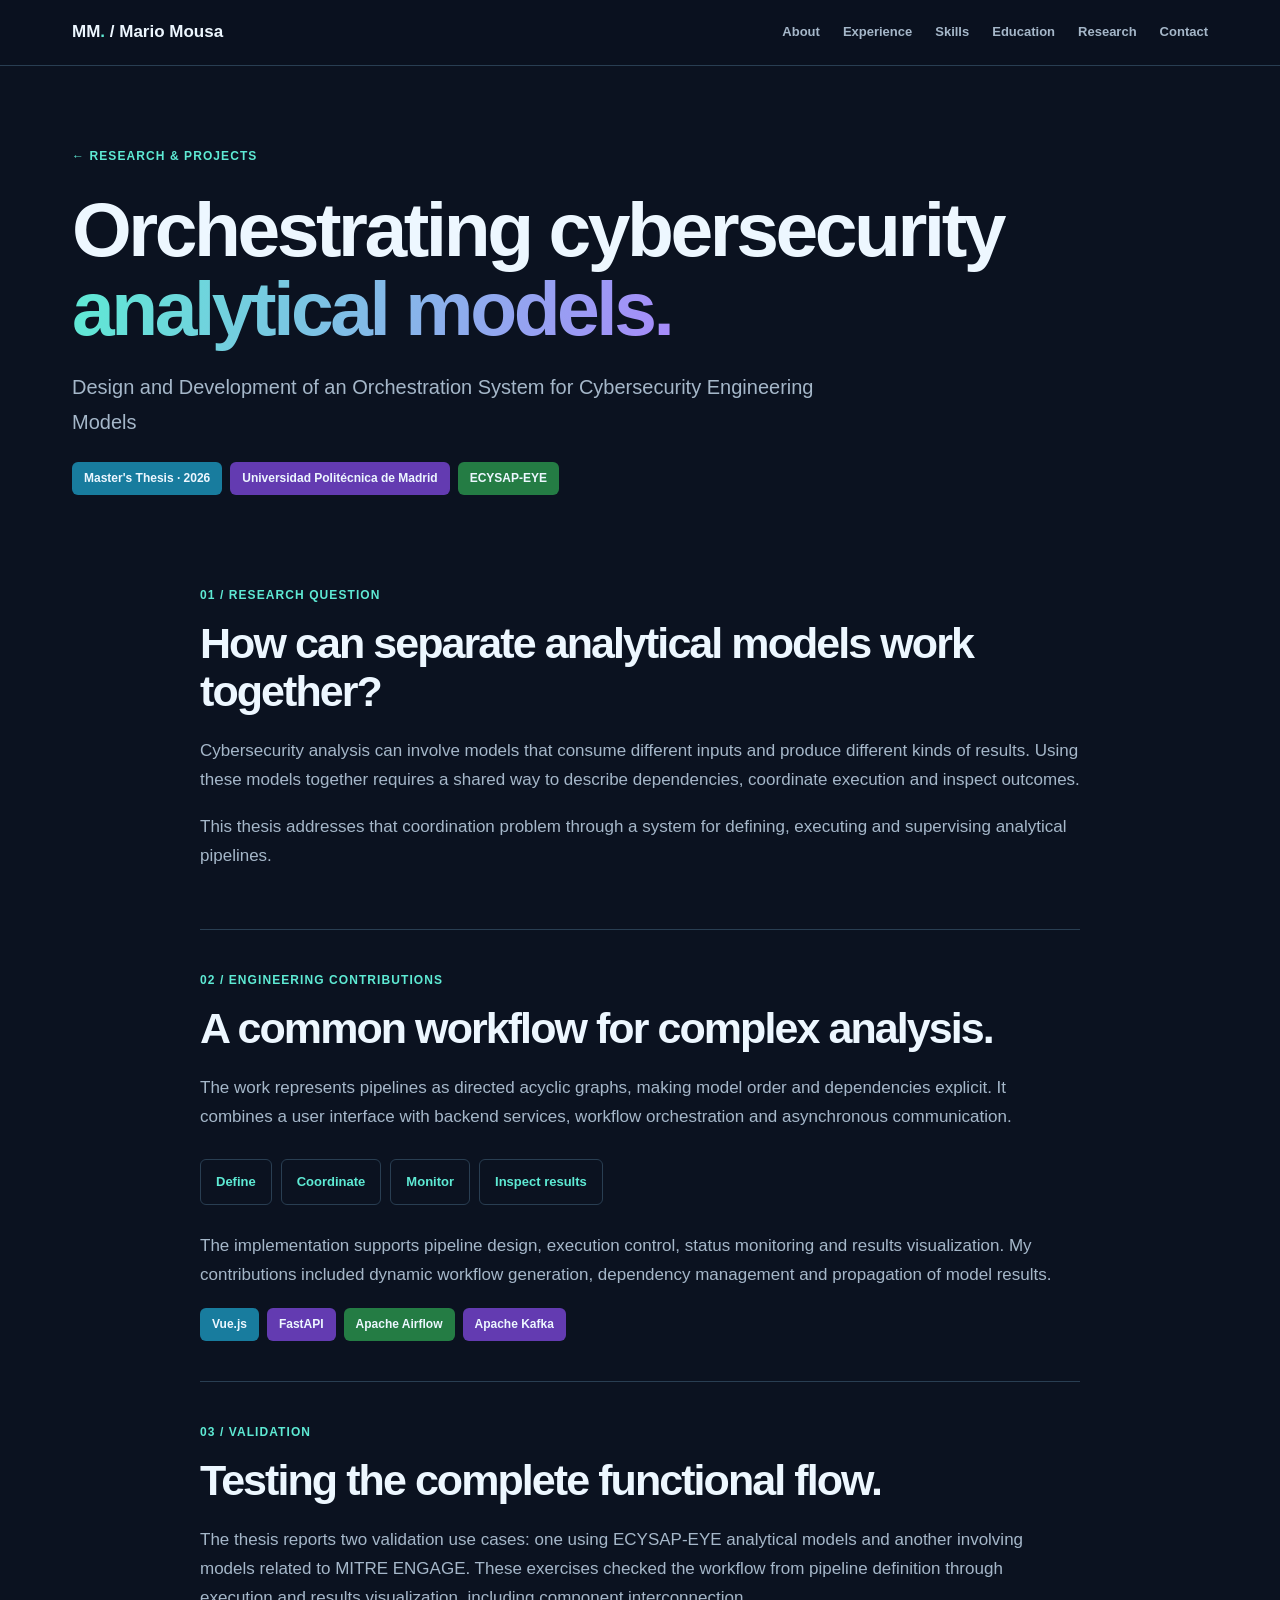
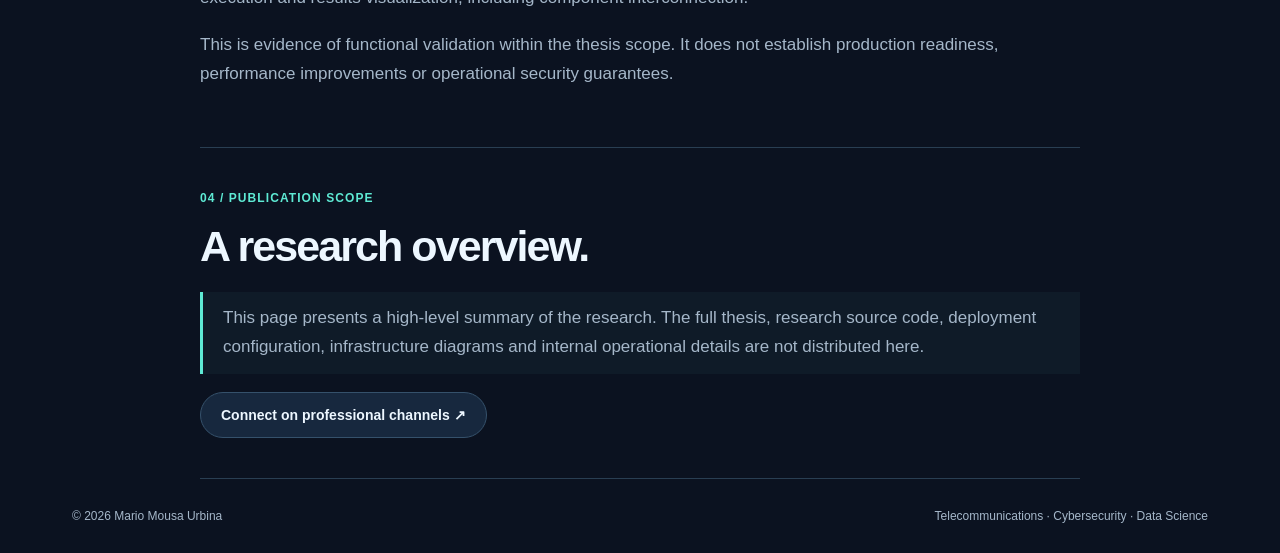
<file: thesis.html>
<!doctype html><html lang="en"><head><meta charset="utf-8"><meta name="viewport" content="width=device-width,initial-scale=1"><meta name="description" content="A high-level overview of research into orchestration of cybersecurity analytical models, contributions and functional validation."><meta name="color-scheme" content="dark"><title>Master's Thesis | Mario Mousa Urbina</title><link rel="stylesheet" href="styles.css"><link rel="icon" href="favicon.svg" type="image/svg+xml"></head><body><a class="skip" href="#main">Skip to content</a><header><div class="nav"><a class="brand" href="index.html" aria-label="Mario Mousa home">MM<span>.</span> / Mario Mousa</a><nav aria-label="Main navigation"><a href="index.html#about">About</a><a href="index.html#experience">Experience</a><a href="index.html#skills">Skills</a><a href="index.html#education">Education</a><a href="index.html#research">Research</a><a href="index.html#contact">Contact</a></nav></div></header><main id="main"><div class="thesis-hero"><a class="label" href="index.html#research">← Research & projects</a><h1>Orchestrating cybersecurity <em>analytical models.</em></h1><p class="lede">Design and Development of an Orchestration System for Cybersecurity Engineering Models</p><div class="tags"><span>Master's Thesis · 2026</span><span>Universidad Politécnica de Madrid</span><span>ECYSAP-EYE</span></div></div><div class="prose"><section><div class="label">01 / Research question</div><h2>How can separate analytical models work together?</h2><p>Cybersecurity analysis can involve models that consume different inputs and produce different kinds of results. Using these models together requires a shared way to describe dependencies, coordinate execution and inspect outcomes.</p><p>This thesis addresses that coordination problem through a system for defining, executing and supervising analytical pipelines.</p></section><section><div class="label">02 / Engineering contributions</div><h2>A common workflow for complex analysis.</h2><p>The work represents pipelines as directed acyclic graphs, making model order and dependencies explicit. It combines a user interface with backend services, workflow orchestration and asynchronous communication.</p><div class="process" aria-label="Conceptual workflow, not deployment architecture"><span>Define</span><span>Coordinate</span><span>Monitor</span><span>Inspect results</span></div><p>The implementation supports pipeline design, execution control, status monitoring and results visualization. My contributions included dynamic workflow generation, dependency management and propagation of model results.</p><div class="tags"><span>Vue.js</span><span>FastAPI</span><span>Apache Airflow</span><span>Apache Kafka</span></div></section><section><div class="label">03 / Validation</div><h2>Testing the complete functional flow.</h2><p>The thesis reports two validation use cases: one using ECYSAP-EYE analytical models and another involving models related to MITRE ENGAGE. These exercises checked the workflow from pipeline definition through execution and results visualization, including component interconnection.</p><p class="muted">This is evidence of functional validation within the thesis scope. It does not establish production readiness, performance improvements or operational security guarantees.</p></section><section><div class="label">04 / Publication scope</div><h2>A research overview.</h2><p class="notice">This page presents a high-level summary of the research. The full thesis, research source code, deployment configuration, infrastructure diagrams and internal operational details are not distributed here.</p><a class="button" href="index.html#contact">Connect on professional channels ↗</a></section></div></main><footer><span>© 2026 Mario Mousa Urbina</span><span>Telecommunications · Cybersecurity · Data Science</span></footer></body></html>
</file>
<file: styles.css>
/* ==========================================
   MARIO MOUSA — PORTFOLIO
   Telecommunications / Cybersecurity / Data
   ========================================== */

/* COLORS AND TYPOGRAPHY */

:root {
  --bg: #0b1220;
  --panel: #111d30;
  --panel-alt: #142238;
  --ink: #edf7ff;
  --muted: #a5b7c9;
  --line: #293e52;
  --accent: #5eead4;
  --accent2: #a78bfa;
  --nav: #0b1220ed;

  --font-heading: "Space Grotesk", sans-serif;
  --font-body: "DM Sans", sans-serif;
}

* {
  box-sizing: border-box;
}

html {
  scroll-behavior: smooth;
  scroll-padding-top: 95px;
}

body {
  margin: 0;
  background: var(--bg);
  color: var(--ink);
  font-family: var(--font-body);
  font-size: 16px;
  font-weight: 500;
  line-height: 1.7;
  -webkit-font-smoothing: antialiased;
}

a {
  color: inherit;
  text-decoration: none;
}

a:focus-visible {
  outline: 2px solid var(--accent);
  outline-offset: 5px;
}

a:hover {
  color: var(--accent);
}

p {
  margin: 0 0 18px;
}

h1,
h2,
h3 {
  font-family: var(--font-heading);
  letter-spacing: -0.045em;
}

h1 {
  font-size: clamp(52px, 6.3vw, 88px);
  font-weight: 700;
  line-height: 1.03;
  margin: 18px 0 22px;
}

h2 {
  font-size: clamp(34px, 4.3vw, 55px);
  font-weight: 700;
  line-height: 1.12;
  margin: 0;
}

h3 {
  font-size: clamp(23px, 2.5vw, 32px);
  font-weight: 700;
  line-height: 1.16;
  margin: 0 0 12px;
}

.accent-text {
  color: var(--accent);
}

.muted {
  color: var(--muted);
}

.label,
.eyebrow,
.date,
.experience-number {
  font-family: var(--font-heading);
  font-weight: 700;
  letter-spacing: 0.09em;
}

.label,
.eyebrow,
.experience-number {
  color: var(--accent);
  font-size: 12px;
  text-transform: uppercase;
}

.date {
  color: var(--muted);
  font-size: 12px;
  margin-top: 12px;
}

/* ACCESSIBILITY */

.skip {
  position: absolute;
  left: 20px;
  top: -100px;
  z-index: 100;
  background: var(--bg);
  padding: 10px;
}

.skip:focus {
  top: 10px;
}

/* NAVIGATION */

header {
  position: sticky;
  top: 0;
  z-index: 20;
  background: var(--nav);
  border-bottom: 1px solid var(--line);
  backdrop-filter: blur(18px);
}

.nav {
  max-width: 1200px;
  margin: auto;
  padding: 18px 32px;
  display: flex;
  align-items: center;
  justify-content: space-between;
  gap: 28px;
}

.brand {
  font-family: var(--font-heading);
  font-size: 17px;
  font-weight: 700;
  white-space: nowrap;
}

.brand span {
  color: var(--accent);
}

nav {
  display: flex;
  flex-wrap: wrap;
  gap: 12px 23px;
}

nav a {
  color: var(--muted);
  font-size: 13px;
  font-weight: 700;
  transition: color 0.2s ease;
}

nav a:hover {
  color: var(--accent);
}

/* MAIN LAYOUT */

main {
  max-width: 1200px;
  margin: auto;
  padding: 0 32px;
}

section {
  padding: 65px 0;
  border-bottom: 1px solid var(--line);
  scroll-margin-top: 95px;
}

.section-head {
  display: grid;
  grid-template-columns: 195px minmax(0, 1fr);
  gap: 26px;
  align-items: start;
  margin-bottom: 32px;
}

/* HERO */

.hero {
  display: grid;
  grid-template-columns: minmax(0, 1.4fr) minmax(0, 0.85fr);
  gap: 48px;
  align-items: center;
  padding: 86px 0 75px;
}

.hero .eyebrow {
  display: inline-block;
  padding: 7px 12px;
  border: 1px solid #5eead455;
  border-radius: 999px;
  background: #5eead411;
}

.hero h1 em,
.thesis-hero h1 em {
  font-style: normal;
  background: linear-gradient(
    105deg,
    var(--accent),
    var(--accent2)
  );
  background-clip: text;
  -webkit-background-clip: text;
  color: transparent;
}

.hero-subtitle {
  font-family: var(--font-heading);
  font-size: clamp(18px, 2vw, 23px);
  font-weight: 700;
  color: var(--ink);
  margin-bottom: 15px;
}

.lede {
  color: var(--muted);
  font-size: 17px;
  font-weight: 500;
  line-height: 1.75;
  max-width: 620px;
}

.actions,
.contact-links {
  display: flex;
  flex-wrap: wrap;
  gap: 12px;
  margin-top: 26px;
}

/* BUTTONS */

.button {
  display: inline-flex;
  align-items: center;
  justify-content: center;
  gap: 8px;
  padding: 13px 20px;

  border: 1px solid #35516b;
  border-radius: 999px;
  background: #17283e;

  font-family: var(--font-heading);
  font-weight: 700;
  font-size: 14px;
  line-height: 1.3;

  transition:
    transform 0.2s ease,
    background 0.2s ease,
    border-color 0.2s ease,
    box-shadow 0.2s ease;
}

.button:hover {
  transform: translateY(-3px);
  border-color: var(--accent);
  color: var(--accent);
  box-shadow: 0 10px 24px #00000055;
}

.button.primary {
  color: #07131c;
  background: var(--accent);
  border-color: var(--accent);
}

.button.primary:hover {
  color: #07131c;
  background: #99f6e4;
  box-shadow: 0 8px 30px #5eead433;
}

/* HERO ILLUSTRATION */

.signal {
  position: relative;
  aspect-ratio: 1;
  width: 100%;
  display: flex;
  justify-content: center;
  align-items: center;
  border: 1px solid var(--line);
  border-radius: 50%;
  background: radial-gradient(
    circle at center,
    #164e63 0,
    transparent 68%
  );
}

.signal svg {
  width: 100%;
  height: 100%;
}

.signal .caption {
  position: absolute;
  bottom: 10%;
  color: var(--muted);
  font-family: monospace;
  font-size: 10px;
  letter-spacing: 0.1em;
}

/* SPECIALIZATION STRIP */

.strip {
  display: flex;
  justify-content: space-between;
  flex-wrap: wrap;
  gap: 12px 24px;
  padding: 20px 0;
  border-top: 1px solid var(--line);
  border-bottom: 1px solid var(--line);
  color: var(--muted);
  font-family: var(--font-heading);
  font-weight: 700;
  font-size: 11px;
  letter-spacing: 0.05em;
}

/* ABOUT */

.about-copy {
  max-width: 850px;
  font-size: clamp(19px, 2.3vw, 24px);
  font-weight: 600;
  line-height: 1.55;
  margin-bottom: 20px;
}

#about .muted {
  max-width: 850px;
}

/* EXPERIENCE */

.experience-list {
  display: grid;
  gap: 18px;
}

.experience-card {
  display: grid;
  grid-template-columns: minmax(0, 0.75fr) minmax(0, 1.35fr);
  gap: 42px;
  padding: 35px;
  background: linear-gradient(
    135deg,
    #16263c,
    #101a2b
  );
  border: 1px solid var(--line);
  border-radius: 15px;
  transition:
    transform 0.2s ease,
    border-color 0.2s ease,
    box-shadow 0.2s ease;
}

.experience-card:hover {
  transform: translateY(-3px);
  border-color: #5eead47a;
  box-shadow: 0 14px 35px #00000033;
}

.experience-heading,
.experience-content {
  min-width: 0;
}

.experience-heading h3 {
  font-size: clamp(30px, 3.4vw, 43px);
  font-weight: 700;
  margin: 12px 0;
}

.experience-heading p {
  color: var(--ink);
  font-size: 15px;
  font-weight: 700;
}

.experience-intro {
  color: var(--ink);
  font-size: 19px;
  font-weight: 700;
  line-height: 1.5;
  margin-bottom: 17px;
}

.experience-content ul {
  padding-left: 20px;
  margin: 0;
  color: var(--muted);
  font-size: 15px;
  line-height: 1.75;
}

.experience-content li + li {
  margin-top: 8px;
}

/* SKILLS GRID */

.grid {
  display: grid;
  grid-template-columns: repeat(3, minmax(0, 1fr));
  gap: 18px;
}

.card {
  min-width: 0;
  padding: 27px;
  border: 1px solid var(--line);
  border-radius: 14px;
  background: linear-gradient(
    145deg,
    #16263c,
    #101929
  );

  transition:
    transform 0.2s ease,
    border-color 0.2s ease;
}

.card:hover {
  transform: translateY(-4px);
  border-color: #5eead477;
}

.card .label {
  margin-bottom: 19px;
}

.card h3 {
  font-size: 25px;
  margin-bottom: 14px;
}

.card p {
  font-size: 15px;
  color: var(--muted);
  line-height: 1.65;
}

/* SHIELDS.IO BADGES */

.skill-badges {
  display: flex;
  flex-wrap: wrap;
  align-items: center;
  align-content: flex-start;
  gap: 8px;
  margin-top: 19px;
  min-width: 0;
}

.skill-badges img {
  display: block;
  width: auto;
  height: 25px;
  max-width: 100%;
  object-fit: contain;
  border-radius: 4px;

  transition:
    transform 0.2s ease,
    filter 0.2s ease;
}

.skill-badges img:hover {
  transform: translateY(-3px);
  filter: brightness(1.12);
}

.project-badges {
  margin-top: 23px;
}

.project-badges img {
  height: 27px;
}

/* EDUCATION */

.education-list {
  display: grid;
  gap: 12px;
}

.education-item {
  display: grid;
  grid-template-columns: 195px minmax(0, 1fr);
  gap: 26px;
  align-items: center;
  padding: 24px 27px;
  border: 1px solid var(--line);
  border-radius: 12px;
  background: #101b2c;
}

.education-item h3 {
  font-size: 24px;
  margin-bottom: 6px;
}

.education-item p {
  color: var(--muted);
  margin: 0;
}

/* RESEARCH CARDS */

.project-grid {
  display: grid;
  grid-template-columns: repeat(2, minmax(0, 1fr));
  gap: 20px;
}

.project {
  display: flex;
  flex-direction: column;
  min-width: 0;
  padding: 35px;

  border-radius: 16px;
  border: 1px solid var(--line);
  background: linear-gradient(
    145deg,
    #192a42,
    #101a2b
  );

  transition:
    transform 0.2s ease,
    border-color 0.2s ease,
    box-shadow 0.2s ease;
}

.project:hover {
  transform: translateY(-5px);
  border-color: var(--accent);
  box-shadow: 0 18px 40px #00000044;
}

.project h3 {
  font-size: clamp(27px, 3vw, 37px);
  font-weight: 700;
  line-height: 1.13;
  margin: 18px 0;
}

.project p {
  color: var(--muted);
  font-size: 16px;
  line-height: 1.7;
}

.project .skill-badges {
  margin-bottom: 27px;
}

.thesis-button {
  margin-top: auto;
  align-self: flex-start;
  min-width: 185px;
}

/* PROJECT PAGE TAGS */

.tags {
  display: flex;
  flex-wrap: wrap;
  gap: 8px;
}

.tags span {
  padding: 6px 12px;
  background: #187c9e;
  border-radius: 6px;
  color: #edf7ff;
  font-size: 12px;
  font-weight: 700;
}

.tags span:nth-child(2n) {
  background: #633bb1;
}

.tags span:nth-child(3n) {
  background: #247c44;
}

/* THESIS DETAIL PAGES */

.thesis-hero {
  padding: 75px 0 50px;
  max-width: 980px;
}

.thesis-hero h1 {
  font-size: clamp(46px, 6vw, 78px);
  margin: 22px 0;
}

.thesis-hero .lede {
  font-size: 20px;
  max-width: 800px;
}

.thesis-hero .tags {
  margin-top: 22px;
}

.prose {
  max-width: 880px;
  margin: auto;
}

.prose section {
  padding: 40px 0;
}

.prose h2 {
  font-size: clamp(29px, 3.5vw, 43px);
  margin: 14px 0 22px;
}

.prose p {
  color: var(--muted);
  font-size: 17px;
}

.prose .skill-badges {
  margin: 24px 0;
}

.process {
  display: flex;
  gap: 9px;
  flex-wrap: wrap;
  margin: 27px 0;
}

.process span {
  padding: 11px 15px;
  color: var(--accent);
  border: 1px solid var(--line);
  border-radius: 6px;
  font-family: var(--font-heading);
  font-size: 13px;
  font-weight: 700;
}

.notice {
  padding: 12px 20px;
  border-left: 3px solid var(--accent);
  background: #5eead40b;
  color: var(--muted);
}

/* CONTACT */

.contact {
  display: flex;
  align-items: center;
  justify-content: space-between;
  gap: 35px;
  margin-top: 18px;
}

.contact h2 {
  max-width: 700px;
}

.contact p {
  margin-top: 20px;
  max-width: 640px;
}

.contact-links {
  flex-shrink: 0;
}

/* FOOTER */

footer {
  max-width: 1200px;
  margin: auto;
  padding: 27px 32px;
  display: flex;
  justify-content: space-between;
  gap: 15px;
  color: var(--muted);
  font-size: 12px;
}

/* TABLET */

@media (max-width: 950px) {
  .hero {
    grid-template-columns: 1fr;
    padding: 65px 0;
    gap: 35px;
  }

  .signal {
    width: 100%;
    max-width: 300px;
    justify-self: center;
  }

  .section-head {
    grid-template-columns: 1fr;
    gap: 9px;
  }

  .grid {
    grid-template-columns: repeat(2, minmax(0, 1fr));
  }

  .experience-card {
    grid-template-columns: 1fr;
    gap: 20px;
  }

  .project-grid {
    grid-template-columns: 1fr;
  }

  .contact {
    display: block;
  }

  .nav {
    align-items: flex-start;
  }
}

/* MOBILE */

@media (max-width: 600px) {
  main {
    padding: 0 20px;
  }

  .nav {
    display: block;
    padding: 15px 20px;
  }

  nav {
    gap: 9px 15px;
    margin-top: 12px;
  }

  nav a {
    font-size: 12px;
  }

  h1 {
    font-size: clamp(43px, 11vw, 62px);
  }

  h2 {
    font-size: 34px;
  }

  section {
    padding: 48px 0;
  }

  .hero {
    padding: 52px 0;
  }

  .hero .eyebrow {
    font-size: 10px;
  }

  .grid {
    grid-template-columns: 1fr;
  }

  .card,
  .project,
  .experience-card {
    padding: 24px;
  }

  .education-item {
    grid-template-columns: 1fr;
    gap: 8px;
  }

  .project h3 {
    font-size: 29px;
  }

  .experience-heading h3 {
    font-size: 33px;
  }

  .skill-badges {
    gap: 6px;
  }

  .skill-badges img,
  .project-badges img {
    height: 23px;
  }

  .contact-links {
    flex-wrap: wrap;
  }

  .signal {
    max-width: 270px;
  }

  footer {
    display: block;
  }

  footer span {
    display: block;
    margin-bottom: 7px;
  }
}

/* REDUCED MOTION */

@media (prefers-reduced-motion: reduce) {
  html {
    scroll-behavior: auto;
  }

  .button,
  .card,
  .project,
  .experience-card,
  .skill-badges img {
    transition: none;
  }

  .button:hover,
  .card:hover,
  .project:hover,
  .experience-card:hover,
  .skill-badges img:hover {
    transform: none;
  }
}



/* ACADEMIC INSTITUTION PANEL */

.institution-panel {
  min-width: 0;
  padding: 25px;
  background: linear-gradient(145deg, #16263c, #101a2b);
  border: 1px solid var(--line);
  border-radius: 18px;
}

.institution-panel > .label {
  margin-bottom: 20px;
}

.institution-grid {
  display: grid;
  gap: 16px;
}

.institution-card {
  padding: 20px;
  background: #0b1220;
  border: 1px solid var(--line);
  border-radius: 12px;
  transition: transform .2s ease, border-color .2s ease;
}

.institution-card:hover {
  transform: translateY(-3px);
  border-color: var(--accent);
}

.institution-logo-wrap {
  display: flex;
  align-items: center;
  justify-content: center;
  height: 100px;
  padding: 13px;
  margin-bottom: 17px;
  border-radius: 9px;
  background: #ffffff;
}

.institution-logo {
  display: block;
  width: 100%;
  max-height: 85px;
  object-fit: contain;
}

.institution-content h3 {
  font-size: 21px;
  font-weight: 700;
  line-height: 1.2;
  margin-bottom: 10px;

  background: linear-gradient(
    105deg,
    var(--accent),
    var(--accent2)
  );

  -webkit-background-clip: text;
  background-clip: text;
  color: transparent;
}

.institution-content p {
  font-size: 14px;
  font-weight: 600;
  margin-bottom: 3px;
}

.institution-content span {
  display: block;
  margin-top: 10px;
  color: var(--muted);
  font-size: 12px;
}

@media (max-width: 600px) {
  .institution-panel {
    padding: 16px;
  }

  .institution-card {
    padding: 16px;
  }
}
</file>
